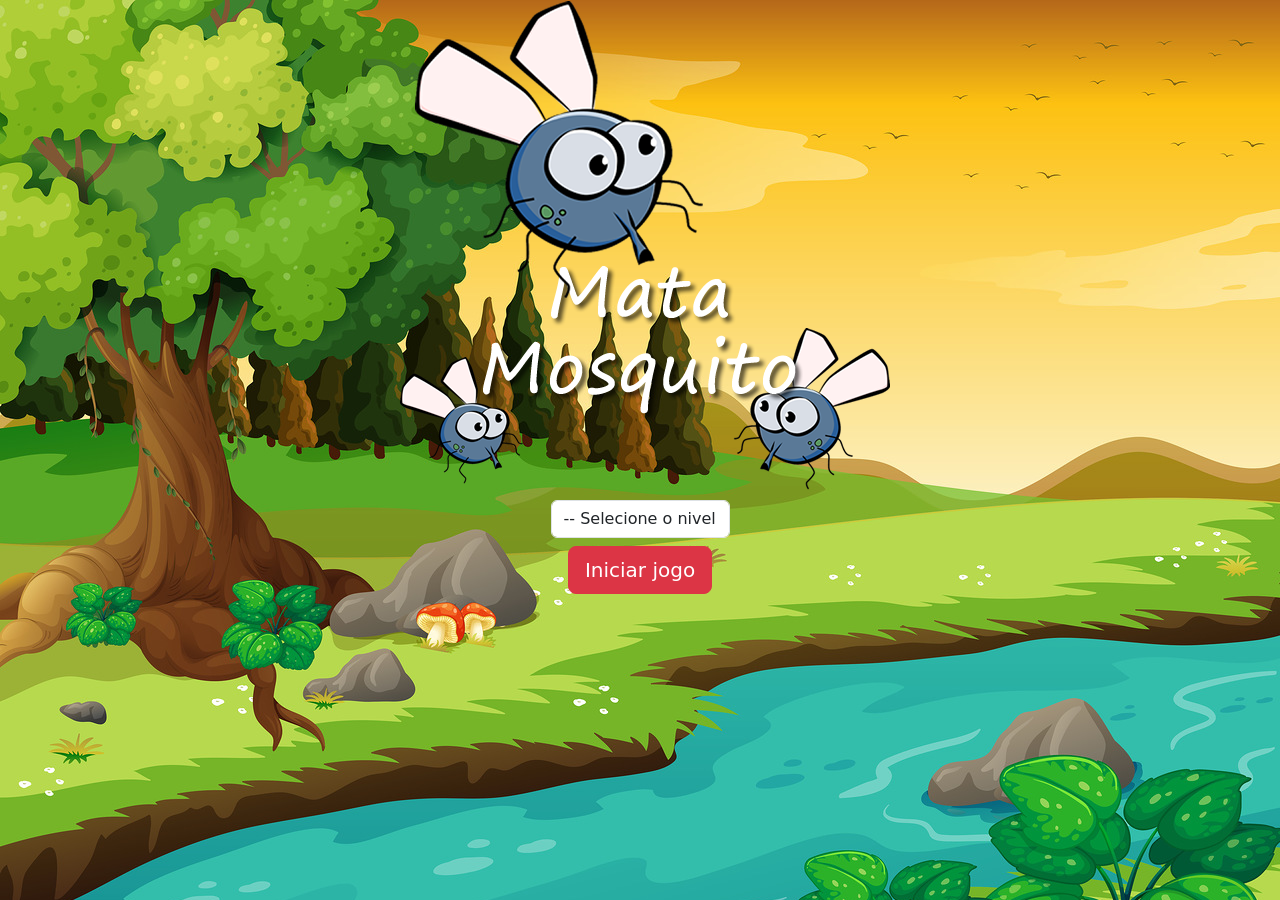
<file: index.html>
<!DOCTYPE html>
<html lang="en">
<head>
    <meta charset="UTF-8">
    <meta name="viewport" content="width=device-width, initial-scale=1.0">
    <title>Game mata mosca</title>
    
    <link href="https://cdn.jsdelivr.net/npm/bootstrap@5.3.3/dist/css/bootstrap.min.css" rel="stylesheet" integrity="sha384-QWTKZyjpPEjISv5WaRU9OFeRpok6YctnYmDr5pNlyT2bRjXh0JMhjY6hW+ALEwIH" crossorigin="anonymous">

    <link rel="stylesheet" href="estilo.css">
    <script>
        function iniciarjogo(){
            var nivel = document.getElementById('nivel').value

            if(nivel === '') {
            alert('Selecione um nivel')
        return false
            }
            
            window.location.href = "app.html?" + nivel

        }
    </script>
</head>
<body>
    <div class="container">
        <div class="row">
            <div class="col">
                <div class="d-flex justify-content-center">
                <img src="game.png" alt="">
              </div>
            </div>
        </div>

        <div class="row">
            <div class="col">
             <div class="d-flex justify-content-center">
                <div class="mb-2">
                <select class="form-control" id="nivel">
                    <option value="">-- Selecione o nivel</option>
                    <option value="normal">Normal</option>
                    <option value="dificil">Dificil</option>
                    <option value="extremo">Muito Dificil</option>
                </select>
                </div>
            </div>
          </div>
        </div>
        
        <div class="row">
         <div class="col">
          <div class="d-flex justify-content-center">
            <button type="button" class="btn btn-danger btn-lg" onclick="iniciarjogo()">Iniciar jogo</button>
          </div>
         </div>
        </div>
    </div>
    
</body>
</html>
</file>
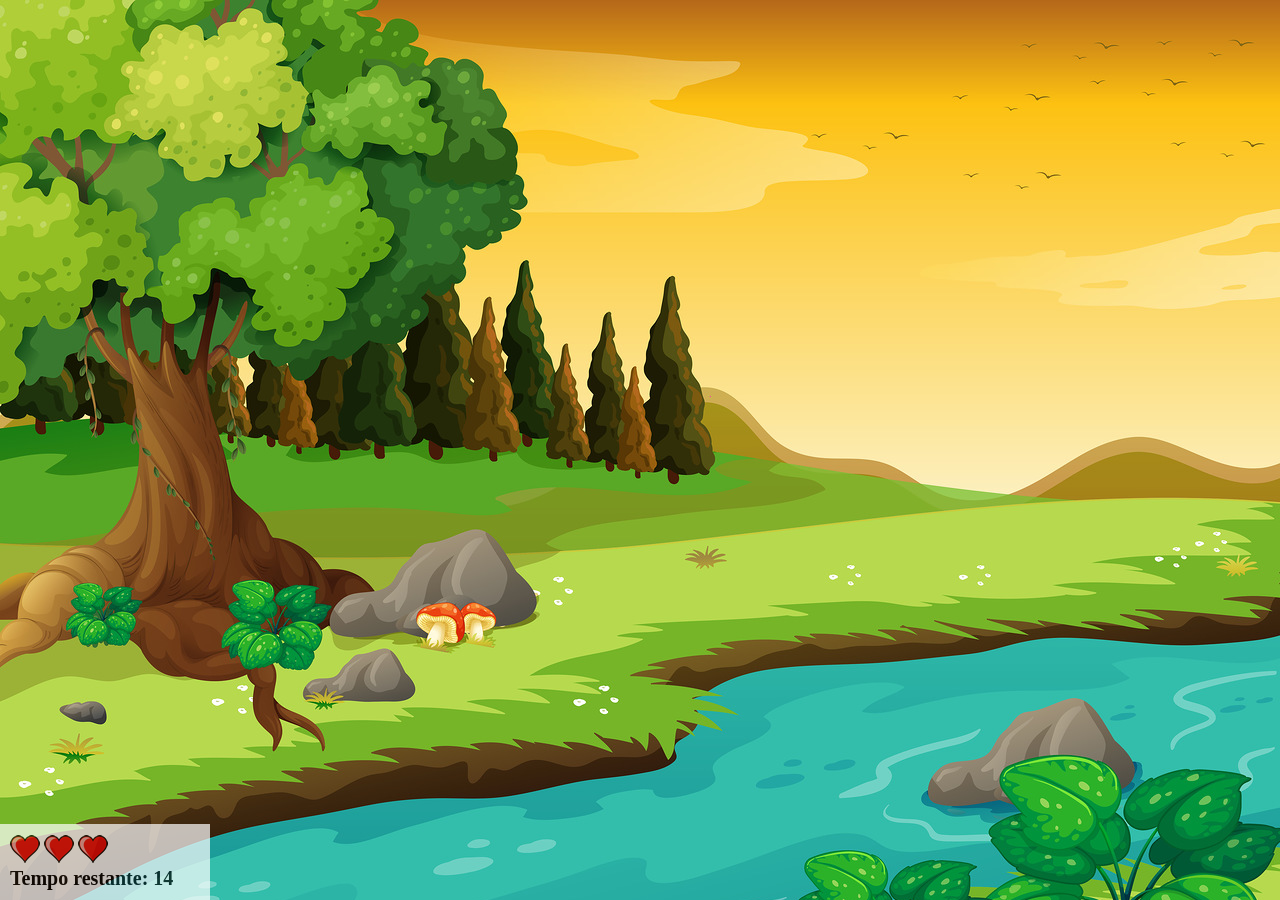
<file: app.html>
<!DOCTYPE html>
<html lang="en">
<head>
    <meta charset="UTF-8">
    <meta name="viewport" content="width=device-width, initial-scale=1.0">
    <title>Document</title>
    <link rel="stylesheet" href="estilo.css">
    <script src="jogo.js"></script>
</head>
<body onresize="ajustaTamanho">

    <div class="painel">
        <div class="vidas">
              <img id="v1" src="coracao_cheio.png" alt="">
              <img id="v2" src="coracao_cheio.png" alt="">
              <img id="v3" src="coracao_cheio.png" alt="">
        </div>
        <div class="cronometro">Tempo restante: <span id="cronometro"></span></div>

    </div>
    

 <script>
    document.getElementById('cronometro').innerHTML = tempo
    
    var criaMosquito = setInterval(function(){
    posicaoRandomica()
    }, criaMosquitoTempo)

 </script>

</body>
</html>
</file>
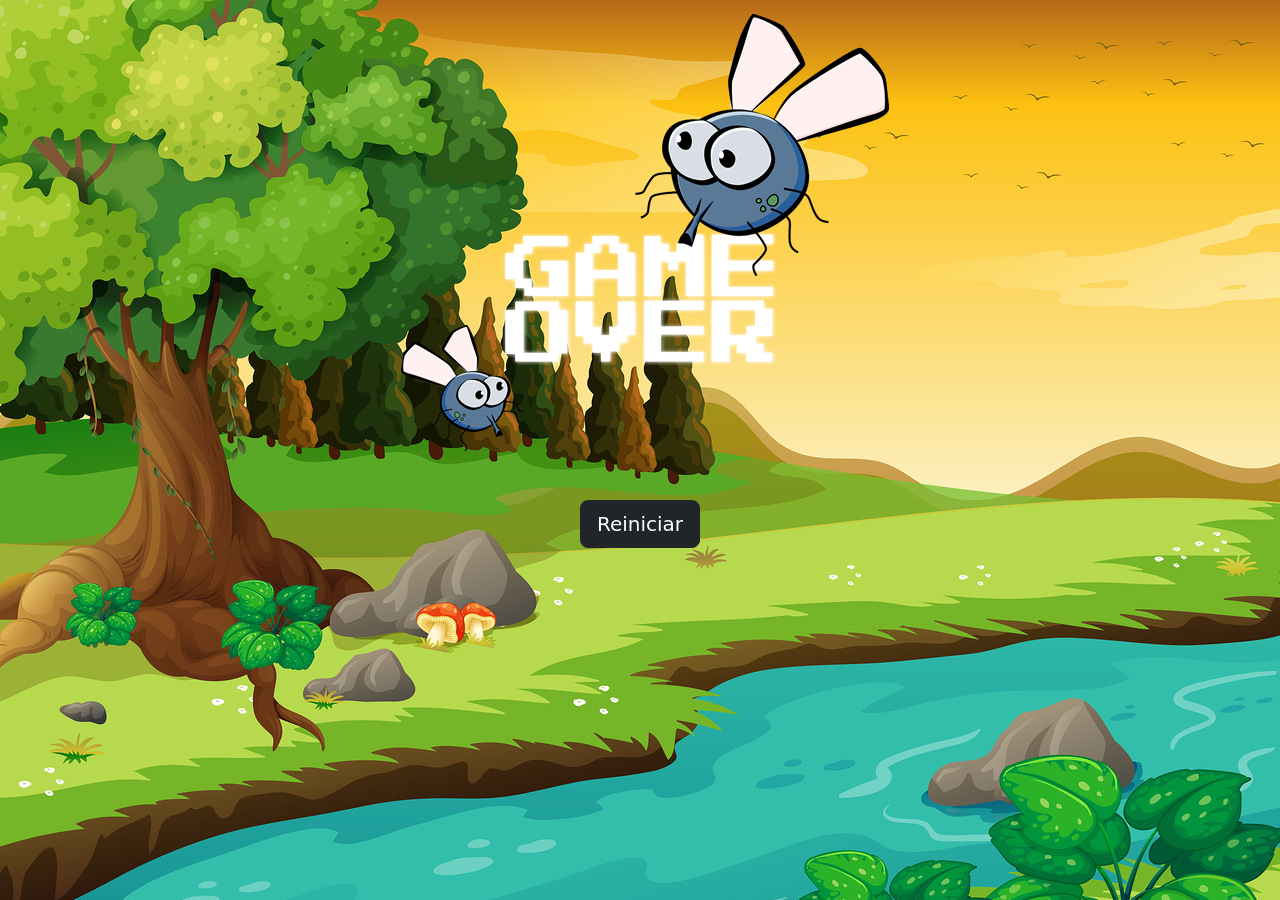
<file: fim_de_jogo.html>
<!DOCTYPE html>
<html lang="en">
<head>
    <meta charset="UTF-8">
    <meta name="viewport" content="width=device-width, initial-scale=1.0">
    <title>Document</title>
    
    <link href="https://cdn.jsdelivr.net/npm/bootstrap@5.3.3/dist/css/bootstrap.min.css" rel="stylesheet" integrity="sha384-QWTKZyjpPEjISv5WaRU9OFeRpok6YctnYmDr5pNlyT2bRjXh0JMhjY6hW+ALEwIH" crossorigin="anonymous">

    <link rel="stylesheet" href="estilo.css">
</head>
<body>
    <div class="container">
        <div class="row">
            <div class="col">
                <div class="d-flex justify-content-center">
                <img src="game_over.png" alt="">
              </div>
            </div>
        </div>
        <div class="row">
         <div class="col">
          <div class="d-flex justify-content-center">
            <button type="button" class="btn btn-dark btn-lg" onclick="window.location.href = 'index.html'" >Reiniciar</button>
          </div>
         </div>
        </div>
    </div>
    
</body>
</html>
</file>
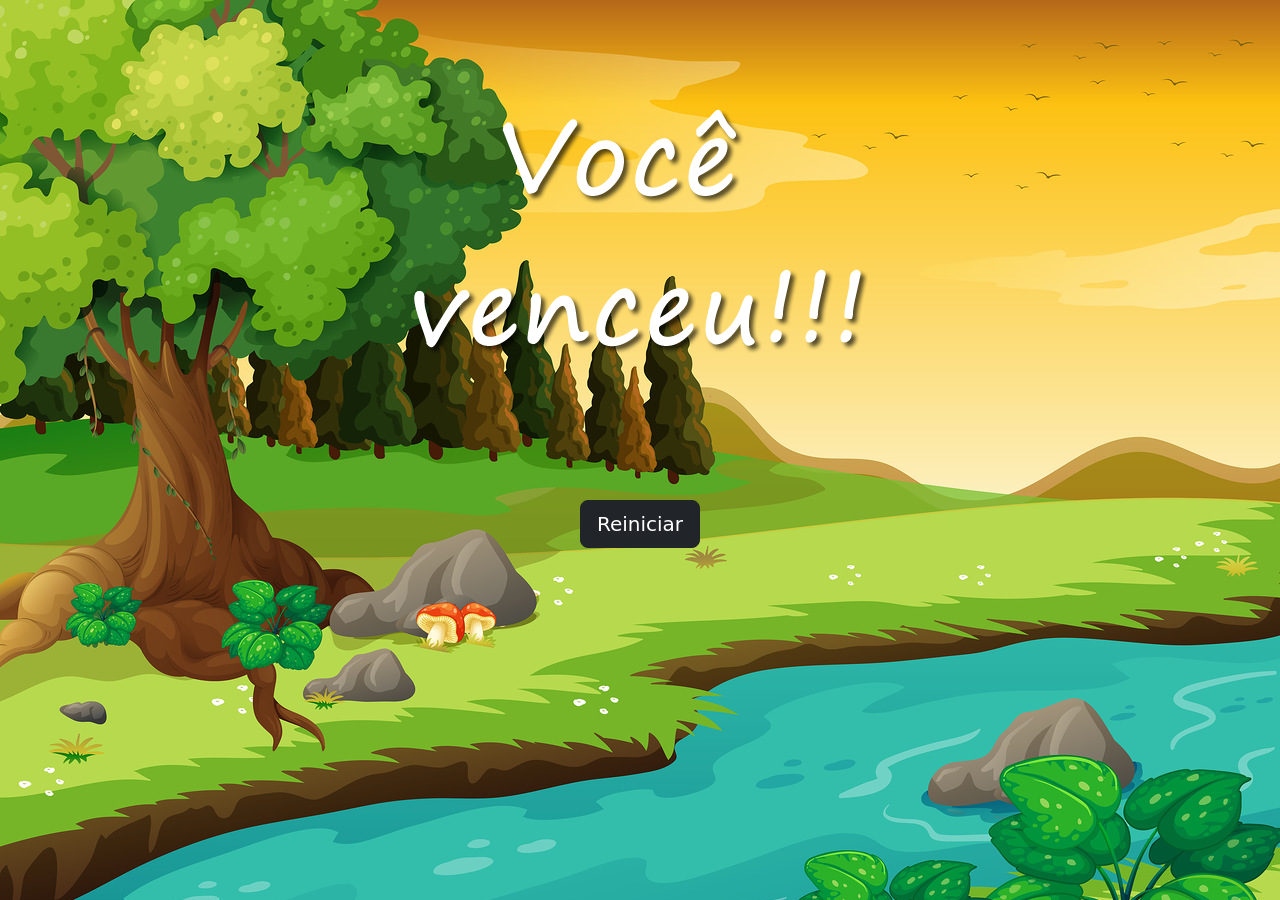
<file: vitoria.html>
<!DOCTYPE html>
<html lang="en">
<head>
    <meta charset="UTF-8">
    <meta name="viewport" content="width=device-width, initial-scale=1.0">
    <title>Vitoria</title>
    
    <link href="https://cdn.jsdelivr.net/npm/bootstrap@5.3.3/dist/css/bootstrap.min.css" rel="stylesheet" integrity="sha384-QWTKZyjpPEjISv5WaRU9OFeRpok6YctnYmDr5pNlyT2bRjXh0JMhjY6hW+ALEwIH" crossorigin="anonymous">

    <link rel="stylesheet" href="estilo.css">
</head>
<body>
    <div class="container">
        <div class="row">
            <div class="col">
                <div class="d-flex justify-content-center">
                <img src="vitoria.png" alt="">
              </div>
            </div>
        </div>
        <div class="row">
         <div class="col">
          <div class="d-flex justify-content-center">
            <button type="button" class="btn btn-dark btn-lg" onclick="window.location.href = 'index.html'" >Reiniciar</button>
          </div>
         </div>
        </div>
    </div>
    
</body>
</html>
</file>
<file: estilo.css>
html{
    cursor: url(mata_mosca.png) 30 30, auto;
}

body{
    background-image: url(bg.jpg);
    background-repeat: no-repeat;
    background-size: 100%;
}

.mosquito1 {
    width: 50px;
    height: 50px;
}
.mosquito2 {
    width: 70px;
    height: 70px;
}
.mosquito3 {
    width: 90px;
    height: 90px;
}

.ladoA{
    transform: scaleX(1);
}
.ladoB{
    transform: scaleX(-1);
}
.painel {
    position: absolute;
    width: 190px;
    padding: 10px;
    left: 0px;
    bottom: 0px;
    border-top: solid 1px #fff;
    background-color: #fff;
    opacity: 0.7;
}
.vidas{
float: left;
}

.cronometro{
    float: left;
    font-size: 20px;
    font-weight: bold;
}
</file>
